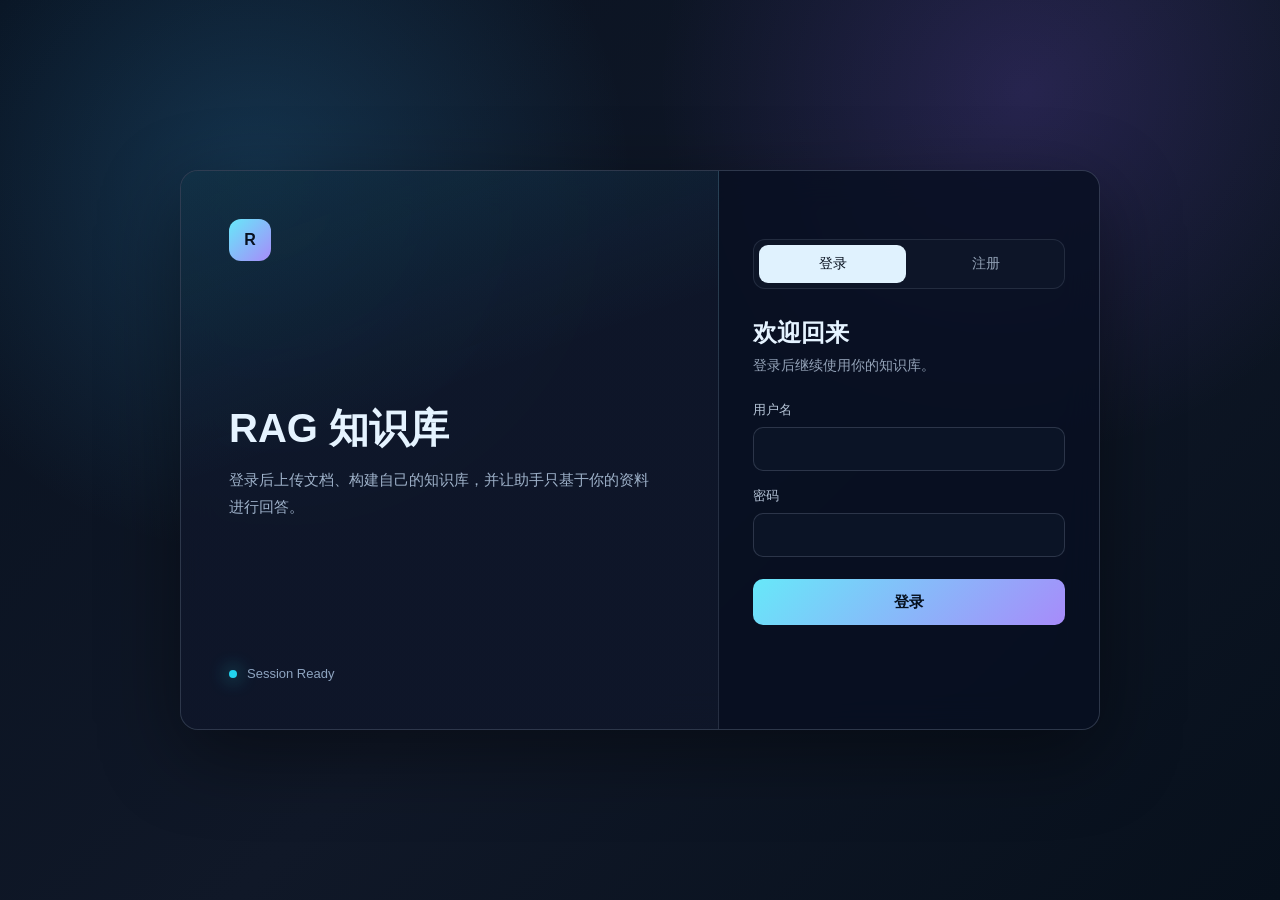
<file: web/templates/login.html>
<!DOCTYPE html>
<html lang="zh-CN">

<head>
    <meta charset="UTF-8">
    <meta name="viewport" content="width=device-width, initial-scale=1.0">
    <title>登录 · RAG 知识库</title>
    <style>
        * {
            box-sizing: border-box;
            margin: 0;
            padding: 0;
        }

        body {
            min-height: 100vh;
            display: grid;
            place-items: center;
            font-family: -apple-system, BlinkMacSystemFont, "Segoe UI", "PingFang SC", "Microsoft YaHei", sans-serif;
            color: #e5f3ff;
            background:
                radial-gradient(circle at 20% 20%, rgba(61, 183, 255, 0.2), transparent 30%),
                radial-gradient(circle at 80% 10%, rgba(142, 92, 255, 0.18), transparent 28%),
                linear-gradient(135deg, #08111f 0%, #101828 52%, #07101c 100%);
        }

        .auth-shell {
            width: min(920px, calc(100vw - 32px));
            min-height: 560px;
            display: grid;
            grid-template-columns: 1fr 380px;
            overflow: hidden;
            border: 1px solid rgba(148, 163, 184, 0.24);
            border-radius: 18px;
            background: rgba(15, 23, 42, 0.72);
            box-shadow: 0 24px 80px rgba(0, 0, 0, 0.42);
            backdrop-filter: blur(18px);
        }

        .brand-panel {
            padding: 48px;
            display: flex;
            flex-direction: column;
            justify-content: space-between;
            border-right: 1px solid rgba(148, 163, 184, 0.18);
            background:
                linear-gradient(160deg, rgba(34, 211, 238, 0.12), transparent 42%),
                linear-gradient(0deg, rgba(15, 23, 42, 0.42), rgba(15, 23, 42, 0.42));
        }

        .brand-mark {
            width: 42px;
            height: 42px;
            display: grid;
            place-items: center;
            border-radius: 12px;
            color: #08111f;
            font-weight: 800;
            background: linear-gradient(135deg, #67e8f9, #a78bfa);
        }

        .brand-copy h1 {
            margin-bottom: 16px;
            font-size: 40px;
            line-height: 1.08;
            letter-spacing: 0;
        }

        .brand-copy p {
            max-width: 420px;
            color: #9fb2ca;
            font-size: 15px;
            line-height: 1.8;
        }

        .status-line {
            display: flex;
            gap: 10px;
            align-items: center;
            color: #8ea4c0;
            font-size: 13px;
        }

        .status-dot {
            width: 8px;
            height: 8px;
            border-radius: 50%;
            background: #22d3ee;
            box-shadow: 0 0 18px rgba(34, 211, 238, 0.9);
        }

        .auth-panel {
            padding: 40px 34px;
            display: flex;
            flex-direction: column;
            justify-content: center;
            background: rgba(2, 6, 23, 0.36);
        }

        .tabs {
            display: grid;
            grid-template-columns: 1fr 1fr;
            gap: 6px;
            margin-bottom: 28px;
            padding: 5px;
            border-radius: 12px;
            background: rgba(15, 23, 42, 0.9);
            border: 1px solid rgba(148, 163, 184, 0.16);
        }

        .tab {
            height: 38px;
            border: 0;
            border-radius: 9px;
            cursor: pointer;
            color: #94a3b8;
            background: transparent;
            font-size: 14px;
        }

        .tab.active {
            color: #08111f;
            background: #e0f2fe;
        }

        .form-title {
            margin-bottom: 8px;
            font-size: 24px;
            font-weight: 700;
        }

        .form-subtitle {
            margin-bottom: 26px;
            color: #94a3b8;
            font-size: 14px;
        }

        .field {
            margin-bottom: 16px;
        }

        .field label {
            display: block;
            margin-bottom: 8px;
            color: #b6c5d8;
            font-size: 13px;
        }

        .field input {
            width: 100%;
            height: 44px;
            padding: 0 14px;
            border: 1px solid rgba(148, 163, 184, 0.24);
            border-radius: 10px;
            outline: none;
            color: #e5f3ff;
            background: rgba(15, 23, 42, 0.72);
            font-size: 14px;
        }

        .field input:focus {
            border-color: #38bdf8;
            box-shadow: 0 0 0 3px rgba(56, 189, 248, 0.14);
        }

        .submit-btn {
            width: 100%;
            height: 46px;
            margin-top: 6px;
            border: 0;
            border-radius: 10px;
            cursor: pointer;
            color: #06111f;
            background: linear-gradient(135deg, #67e8f9, #a78bfa);
            font-size: 15px;
            font-weight: 700;
        }

        .submit-btn:disabled {
            cursor: not-allowed;
            opacity: 0.62;
        }

        .message {
            min-height: 22px;
            margin-top: 14px;
            font-size: 13px;
            line-height: 1.5;
        }

        .message.error {
            color: #fca5a5;
        }

        .message.success {
            color: #86efac;
        }

        @media (max-width: 760px) {
            .auth-shell {
                grid-template-columns: 1fr;
            }

            .brand-panel {
                min-height: 250px;
                padding: 32px;
                border-right: 0;
                border-bottom: 1px solid rgba(148, 163, 184, 0.18);
            }

            .brand-copy h1 {
                font-size: 32px;
            }

            .auth-panel {
                padding: 32px 24px;
            }
        }
    </style>
</head>

<body>
    <section class="auth-shell">
        <div class="brand-panel">
            <div class="brand-mark">R</div>
            <div class="brand-copy">
                <h1>RAG 知识库</h1>
                <p>登录后上传文档、构建自己的知识库，并让助手只基于你的资料进行回答。</p>
            </div>
            <div class="status-line">
                <span class="status-dot"></span>
                <span>Session Ready</span>
            </div>
        </div>

        <div class="auth-panel">
            <div class="tabs">
                <button class="tab active" id="login-tab" type="button" onclick="setMode('login')">登录</button>
                <button class="tab" id="register-tab" type="button" onclick="setMode('register')">注册</button>
            </div>

            <h2 class="form-title" id="form-title">欢迎回来</h2>
            <p class="form-subtitle" id="form-subtitle">登录后继续使用你的知识库。</p>

            <form id="auth-form">
                <div class="field">
                    <label for="username">用户名</label>
                    <input id="username" name="username" autocomplete="username" minlength="3" maxlength="50" required>
                </div>

                <div class="field">
                    <label for="password">密码</label>
                    <input id="password" name="password" type="password" autocomplete="current-password" minlength="8"
                        maxlength="72" required>
                </div>

                <button class="submit-btn" id="submit-btn" type="submit">登录</button>
                <div class="message" id="message"></div>
            </form>
        </div>
    </section>

    <script>
        let mode = 'login';

        function setMode(nextMode) {
            mode = nextMode;
            const isLogin = mode === 'login';

            document.getElementById('login-tab').classList.toggle('active', isLogin);
            document.getElementById('register-tab').classList.toggle('active', !isLogin);
            document.getElementById('form-title').textContent = isLogin ? '欢迎回来' : '创建账号';
            document.getElementById('form-subtitle').textContent = isLogin ? '登录后继续使用你的知识库。' : '注册后即可开始上传文档。';
            document.getElementById('submit-btn').textContent = isLogin ? '登录' : '注册';
            showMessage('', '');
        }

        function showMessage(text, type) {
            const message = document.getElementById('message');
            message.textContent = text;
            message.className = 'message' + (type ? ' ' + type : '');
        }

        document.getElementById('auth-form').addEventListener('submit', async function (event) {
            event.preventDefault();

            const username = document.getElementById('username').value.trim();
            const password = document.getElementById('password').value;
            const submitBtn = document.getElementById('submit-btn');

            submitBtn.disabled = true;
            showMessage(mode === 'login' ? '正在登录...' : '正在注册...', '');

            try {
                const res = await fetch('/api/' + mode, {
                    method: 'POST',
                    headers: { 'Content-Type': 'application/json' },
                    credentials: 'same-origin',
                    body: JSON.stringify({ username, password })
                });

                const data = await res.json();
                if (!res.ok || !data.ok) {
                    showMessage(data.msg || '请求失败，请稍后再试', 'error');
                    return;
                }

                if (mode === 'register') {
                    showMessage('注册成功，请登录。', 'success');
                    setMode('login');
                    document.getElementById('password').value = '';
                    document.getElementById('password').focus();
                    return;
                }

                window.location.href = '/';
            } catch (err) {
                showMessage('网络异常：' + err.message, 'error');
            } finally {
                submitBtn.disabled = false;
            }
        });
    </script>
</body>

</html>
</file>
